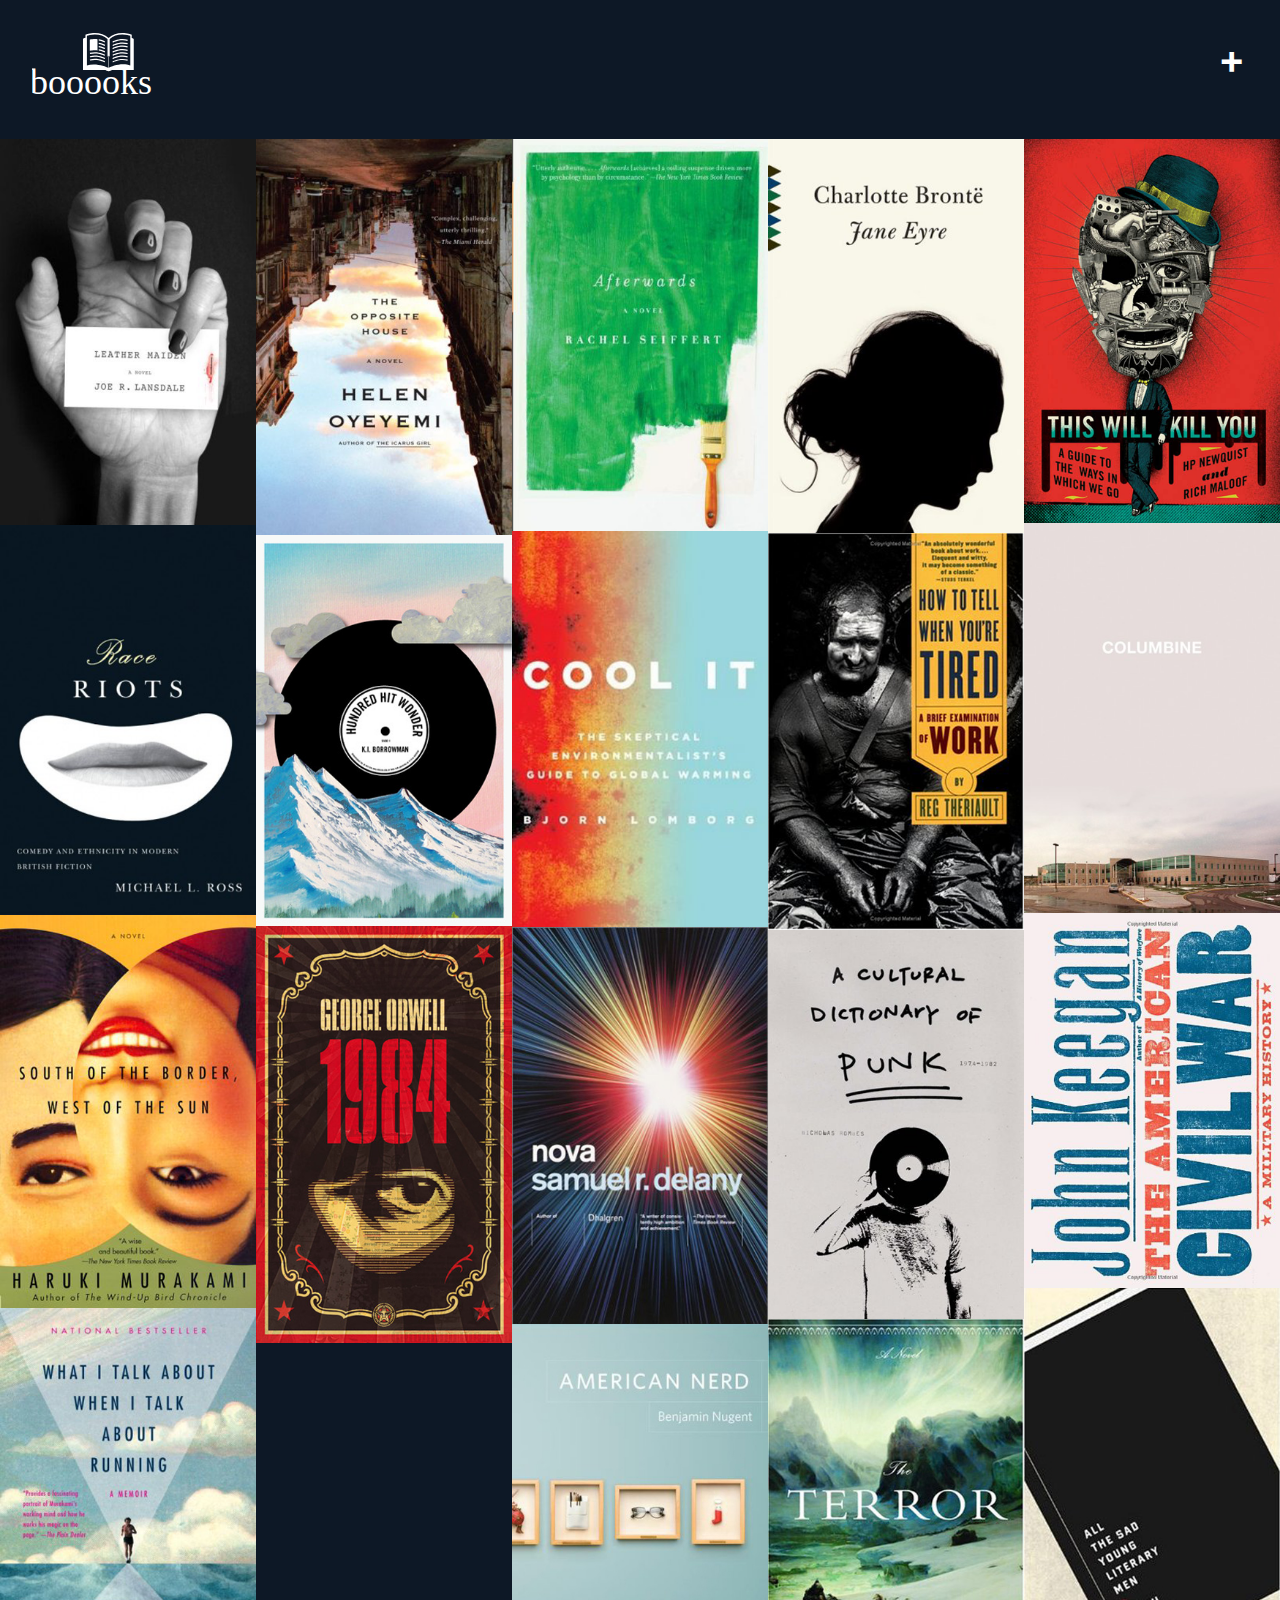
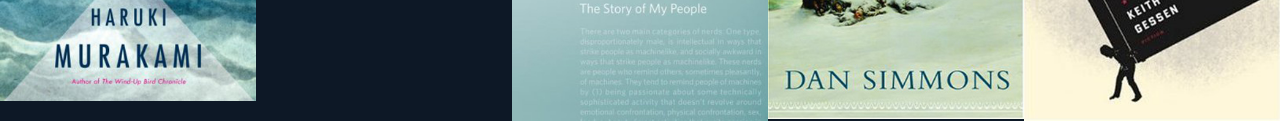
<file: index.html>
<!DOCTYPE HTML>
<html>

<head>
	<meta charset="utf-8">
  <meta name="viewport" content="width=device-width, initial-scale=1">

	<title>Booooks.</title>

	<link rel="stylesheet" type="text/css" href="css/normalize.css" />
	<link rel="stylesheet" type="text/css" href="css/style.css" />
</head>

<body>

  <header>
    <a href="../"><img src="images/logo.svg"></a>
  </header>

  <div id="nav">
    <a href="addabook/">+</a>
  </div>
	<div id="container">
		<div class="grid-sizer">
    </div>
    <div class="item">
			<img src="images/cover1.png" class="image">
			<a class="overlay" href="#">
				<h3 class="title">Leather Maiden<p>Joe R. Lansdale</p></h3>
			</a>
		</div>
		<div class="item">
			<img src="images/cover3.png" class="image">
			<a class="overlay" href="#">
				<h3 class="title">The Opposite House<p>Helen Oyeyemi</p></h3>
			</a>
		</div>
		<div class="item">
			<img src="images/cover4.png" class="image">
			<a class="overlay" href="#">
				<h3 class="title">Afterwards<p>Rachel Seiffert</p></h3>
			</a>
		</div>
		<div class="item">
			<img src="images/cover5.png" class="image">
			<a class="overlay" href="#">
				<h3 class="title">Charlotte Bronte<p>Jane Eyre</p></h3>
			</a>
		</div>
		<div class="item">
			<img src="images/cover6.png" class="image">
			<a class="overlay" href="#">
				<h3 class="title">This Will Kill You: A Guide To The Ways In Which We Go<p>Hp Newquist And Rich Maloof</p></h3>
			</a>
		</div>
		<div class="item">
			<img src="images/cover7.png" class="image">
			<a class="overlay" href="#">
				<h3 class="title">Columbine<p>Dave Cullen</p></h3>
			</a>
		</div>
		<div class="item">
			<img src="images/cover8.png" class="image">
			<a class="overlay" href="#">
				<h3 class="title">Race Riots<p>Michael L. Ross</p></h3>
			</a>
		</div>
		<div class="item">
			<img src="images/cover9.png" class="image">
			<a class="overlay" href="#">
				<h3 class="title">Cool It: The Skeptical Environmentalist's Guide To Global Warning<p>Bjorn Lomborg</p></h3>
			</a>
		</div>
		<div class="item">
			<img src="images/cover10.png" class="image">
			<a class="overlay" href="#">
				<h3 class="title">How To Tell When You're Tired: A Brief Examination Of Work<p>Reg Theriault</p></h3>
			</a>
		</div>
		<div class="item">
			<img src="images/cover11.png" class="image">
			<a class="overlay" href="#">
				<h3 class="title">Hundred Hit Wonder<p>K.I. Borrowman</p></h3>
			</a>
		</div>
		<div class="item">
			<img src="images/cover12.png" class="image">
			<a class="overlay" href="#">
				<h3 class="title">The American Civil War<p>John Keegan</p></h3>
			</a>
		</div>
		<div class="item">
			<img src="images/cover13.png" class="image">
			<a class="overlay" href="#">
				<h3 class="title">South Of The Border, West Of The Sun<p>Haruki Murakami</p></h3>
			</a>
		</div>
		<div class="item">
			<img src="images/cover14.png" class="image">
			<a class="overlay" href="#">
				<h3 class="title">1984<p>George Orwell</p></h3>
			</a>
		</div>
		<div class="item">
			<img src="images/cover15.jpg" class="image">
			<a class="overlay" href="#">
				<h3 class="title">Nova<p>Samuel R. Delany</p></h3>
			</a>
		</div>
		<div class="item">
			<img src="images/cover16.png" class="image">
			<a class="overlay" href="#">
				<h3 class="title">A Cultural Dictionary Of Punk<p>Nicholas Homics</p></h3>
			</a>
		</div>
		<div class="item">
			<img src="images/cover17.png" class="image">
			<a class="overlay" href="#">
				<h3 class="title">All The Sad Young Literary Men<p>Keigh Gessen</p></h3>
			</a>
		</div>
		<div class="item">
			<img src="images/cover18.png" class="image">
			<a class="overlay" href="#">
				<h3 class="title">When I Talk About Running<p>Haruki Murakami</p></h3>
			</a>
		</div>
		<div class="item">
			<img src="images/cover19.jpg" class="image">
			<a class="overlay" href="#">
				<h3 class="title">The Terror<p>Dan Simmons</p></h3>
			</a>
		</div>
		<div class="item">
			<img src="images/cover20.jpg" class="image">
			<a class="overlay" href="#">
				<h3 class="title">American Nerd<p>Benjamin Nugent</p></h3>
			</a>
		</div>
	</div>

	<script src="js/jquery.js"></script>
	<script src="js/masonry.js"></script>
	<script src="js/main.js"></script>

</body>

</html>
</file>
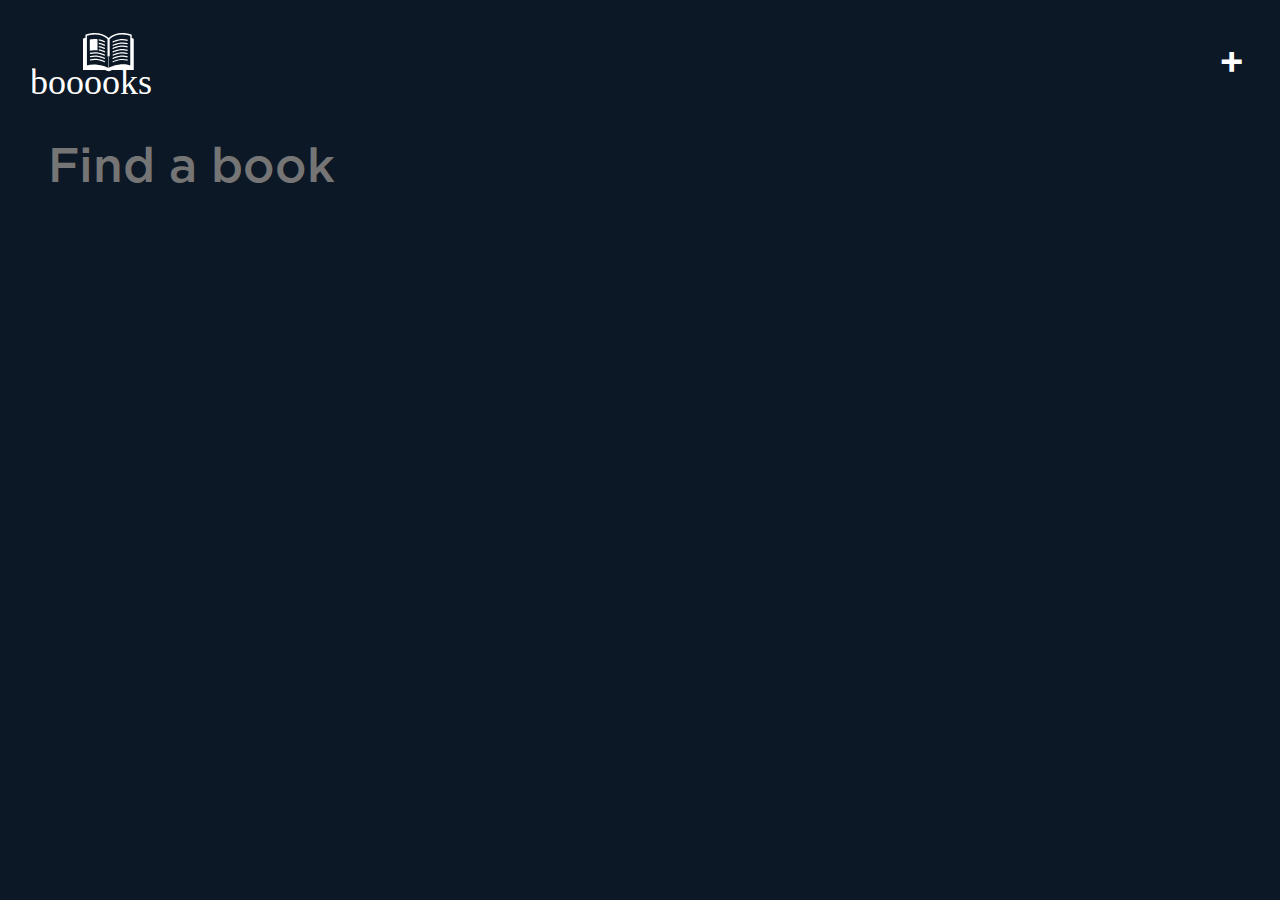
<file: addabook/index.html>
<!DOCTYPE HTML>
<html>
<head>
  <meta charset="utf-8">
  <meta name="viewport" content="width=device-width, initial-scale=1">
  <title>Booooks.</title>

  <link rel="stylesheet" type="text/css" href="../css/normalize.css" />
  <link rel="stylesheet" type="text/css" href="../css/style.css" />
</head>

<body>

  <header>
    <a href="../"><img src="../images/logo.svg"></a>
  </header>

  <div id="nav">
    <a href="../addabook/">+</a>
  </div>

  <form action="../searchresults/">
    <input type="search" placeholder="Find a book" autofocus="autofocus">
  </form>

</body>

</html>
</file>
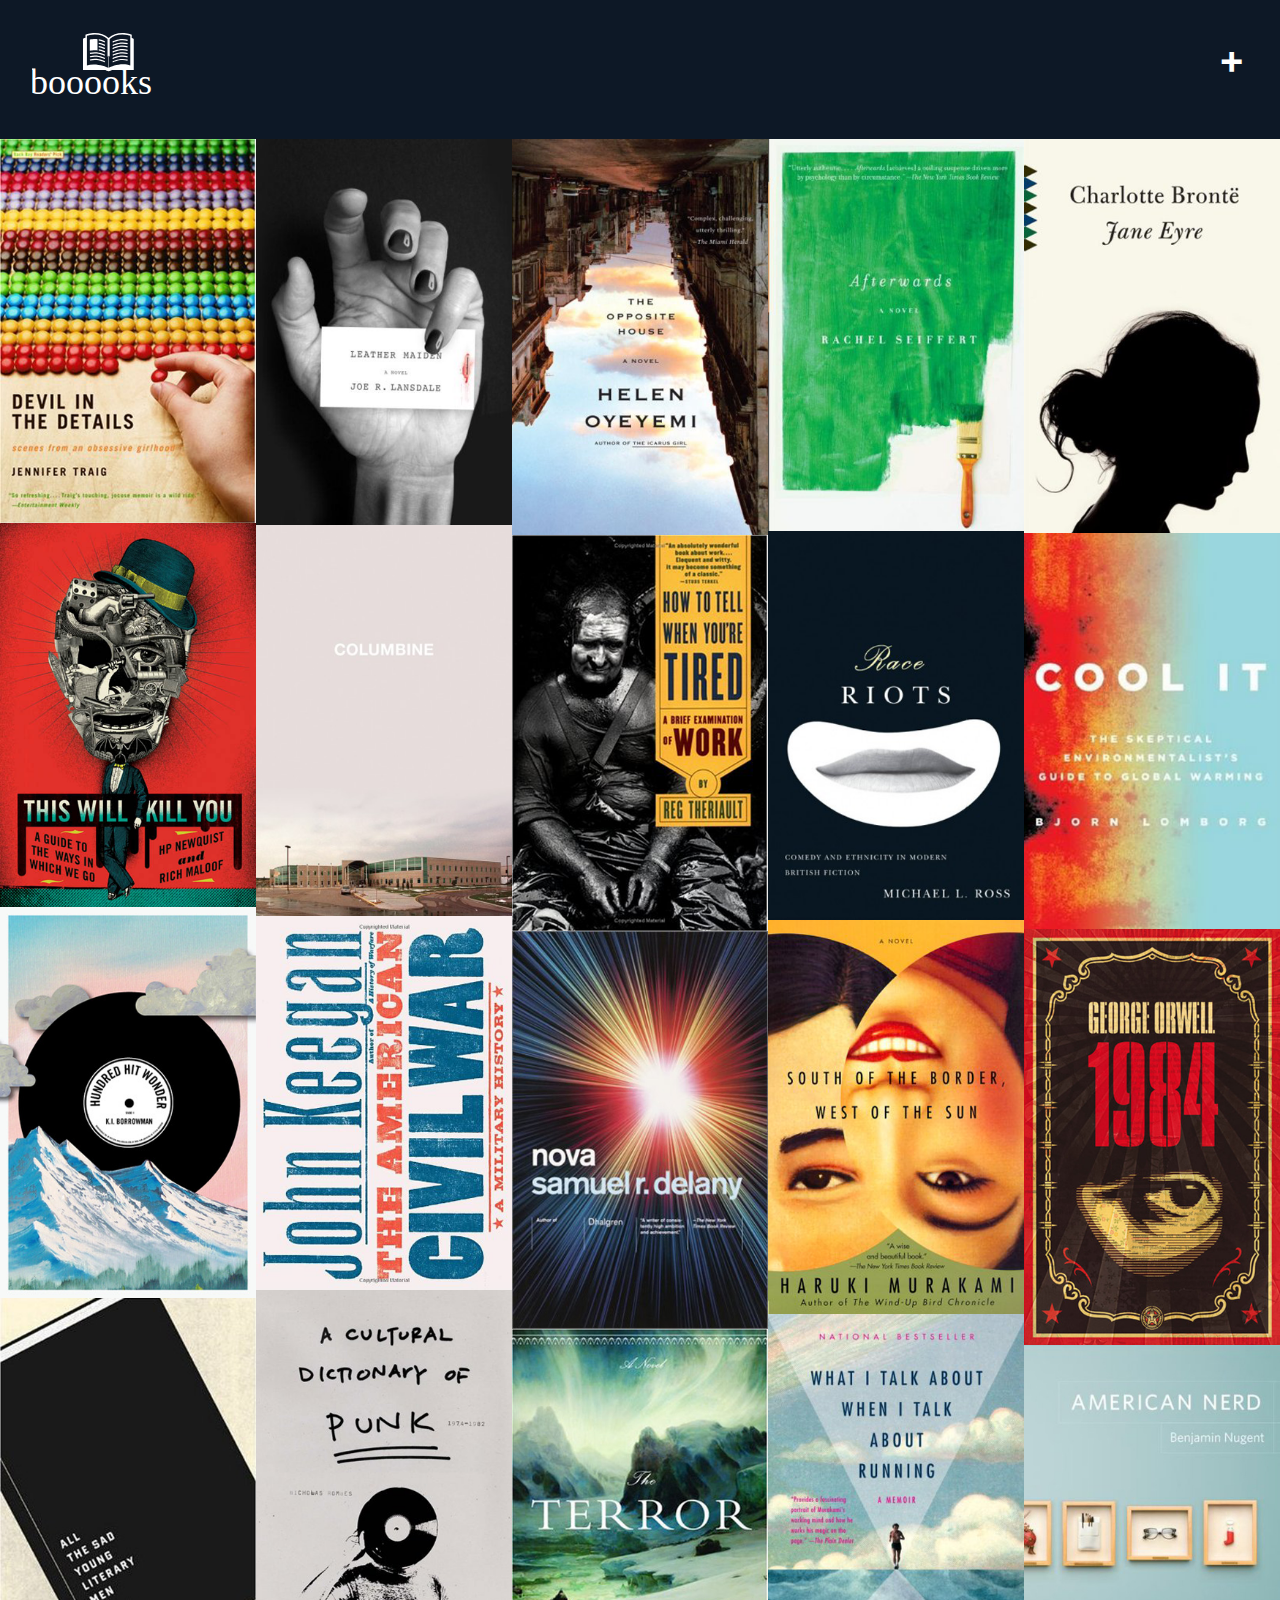
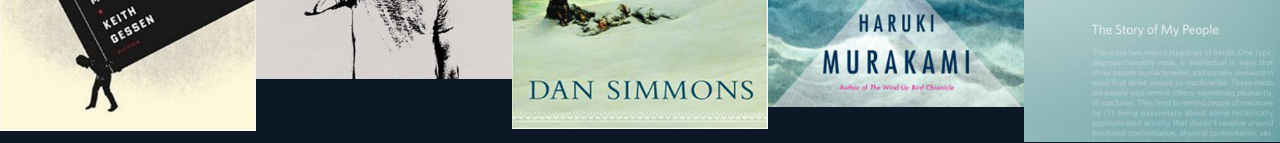
<file: bookadded/index.html>
<!DOCTYPE HTML>
<html>
<head>
	<meta charset="utf-8">

    <meta name="viewport" content="width=device-width, initial-scale=1">
	<title>Booooks.</title>

	<link rel="stylesheet" type="text/css" href="../css/normalize.css" />
	<link rel="stylesheet" type="text/css" href="../css/style.css" />
</head>
<body>

  <header>
    <a href="../"><img src="../images/logo.svg"></a>
  </header>

  <div id="nav">
    <a href="../addabook/">+</a>
  </div>

	<div id="container">

		<div class="grid-sizer">
    </div>

		<div class="item">
      <img src="../images/cover2.png" class="image">
      <a class="overlay" href="../bookdetails/">
        <h3 class="title">Devil In The Details<p>Jennifer Traig</p></h3>
      </a>
    </div>
    <div class="item">
			<img src="../images/cover1.png" class="image">
			<a class="overlay" href="#">
				<h3 class="title">Leather Maiden<p>Joe R. Lansdale</p></h3>
			</a>
		</div>
		<div class="item">
			<img src="../images/cover3.png" class="image">
			<a class="overlay" href="#">
				<h3 class="title">The Opposite House<p>Helen Oyeyemi</p></h3>
			</a>
		</div>
		<div class="item">
			<img src="../images/cover4.png" class="image">
			<a class="overlay" href="#">
				<h3 class="title">Afterwards<p>Rachel Seiffert</p></h3>
			</a>
		</div>
		<div class="item">
			<img src="../images/cover5.png" class="image">
			<a class="overlay" href="#">
				<h3 class="title">Charlotte Bronte<p>Jane Eyre</p></h3>
			</a>
		</div>
		<div class="item">
			<img src="../images/cover6.png" class="image">
			<a class="overlay" href="#">
				<h3 class="title">This Will Kill You: A Guide To The Ways In Which We Go<p>Hp Newquist And Rich Maloof</p></h3>
			</a>
		</div>
		<div class="item">
			<img src="../images/cover7.png" class="image">
			<a class="overlay" href="#">
				<h3 class="title">Columbine<p>Dave Cullen</p></h3>
			</a>
		</div>
		<div class="item">
			<img src="../images/cover8.png" class="image">
			<a class="overlay" href="#">
				<h3 class="title">Race Riots<p>Michael L. Ross</p></h3>
			</a>
		</div>
		<div class="item">
			<img src="../images/cover9.png" class="image">
			<a class="overlay" href="#">
				<h3 class="title">Cool It: The Skeptical Environmentalist's Guide To Global Warning<p>Bjorn Lomborg</p></h3>
			</a>
		</div>
		<div class="item">
			<img src="../images/cover10.png" class="image">
			<a class="overlay" href="#">
				<h3 class="title">How To Tell When You're Tired: A Brief Examination Of Work<p>Reg Theriault</p></h3>
			</a>
		</div>
		<div class="item">
			<img src="../images/cover11.png" class="image">
			<a class="overlay" href="#">
				<h3 class="title">Hundred Hit Wonder<p>K.I. Borrowman</p></h3>
			</a>
		</div>
		<div class="item">
			<img src="../images/cover12.png" class="image">
			<a class="overlay" href="#">
				<h3 class="title">The American Civil War<p>John Keegan</p></h3>
			</a>
		</div>
		<div class="item">
			<img src="../images/cover13.png" class="image">
			<a class="overlay" href="#">
				<h3 class="title">South Of The Border, West Of The Sun<p>Haruki Murakami</p></h3>
			</a>
		</div>
		<div class="item">
			<img src="../images/cover14.png" class="image">
			<a class="overlay" href="#">
				<h3 class="title">1984<p>George Orwell</p></h3>
			</a>
		</div>
		<div class="item">
			<img src="../images/cover15.jpg" class="image">
			<a class="overlay" href="#">
				<h3 class="title">Nova<p>Samuel R. Delany</p></h3>
			</a>
		</div>
		<div class="item">
			<img src="../images/cover16.png" class="image">
			<a class="overlay" href="#">
				<h3 class="title">A Cultural Dictionary Of Punk<p>Nicholas Homics</p></h3>
			</a>
		</div>
		<div class="item">
			<img src="../images/cover17.png" class="image">
			<a class="overlay" href="#">
				<h3 class="title">All The Sad Young Literary Men<p>Keigh Gessen</p></h3>
			</a>
		</div>
		<div class="item">
			<img src="../images/cover18.png" class="image">
			<a class="overlay" href="#">
				<h3 class="title">When I Talk About Running<p>Haruki Murakami</p></h3>
			</a>
		</div>
		<div class="item">
			<img src="../images/cover19.jpg" class="image">
			<a class="overlay" href="#">
				<h3 class="title">The Terror<p>Dan Simmons</p></h3>
			</a>
		</div>
		<div class="item">
			<img src="../images/cover20.jpg" class="image">
			<a class="overlay" href="#">
				<h3 class="title">American Nerd<p>Benjamin Nugent</p></h3>
			</a>
		</div>
	</div>

	<script src="../js/jquery.js"></script>
	<script src="../js/masonry.js"></script>
	<script src="../js/main.js"></script>


</body>
</html>
</file>
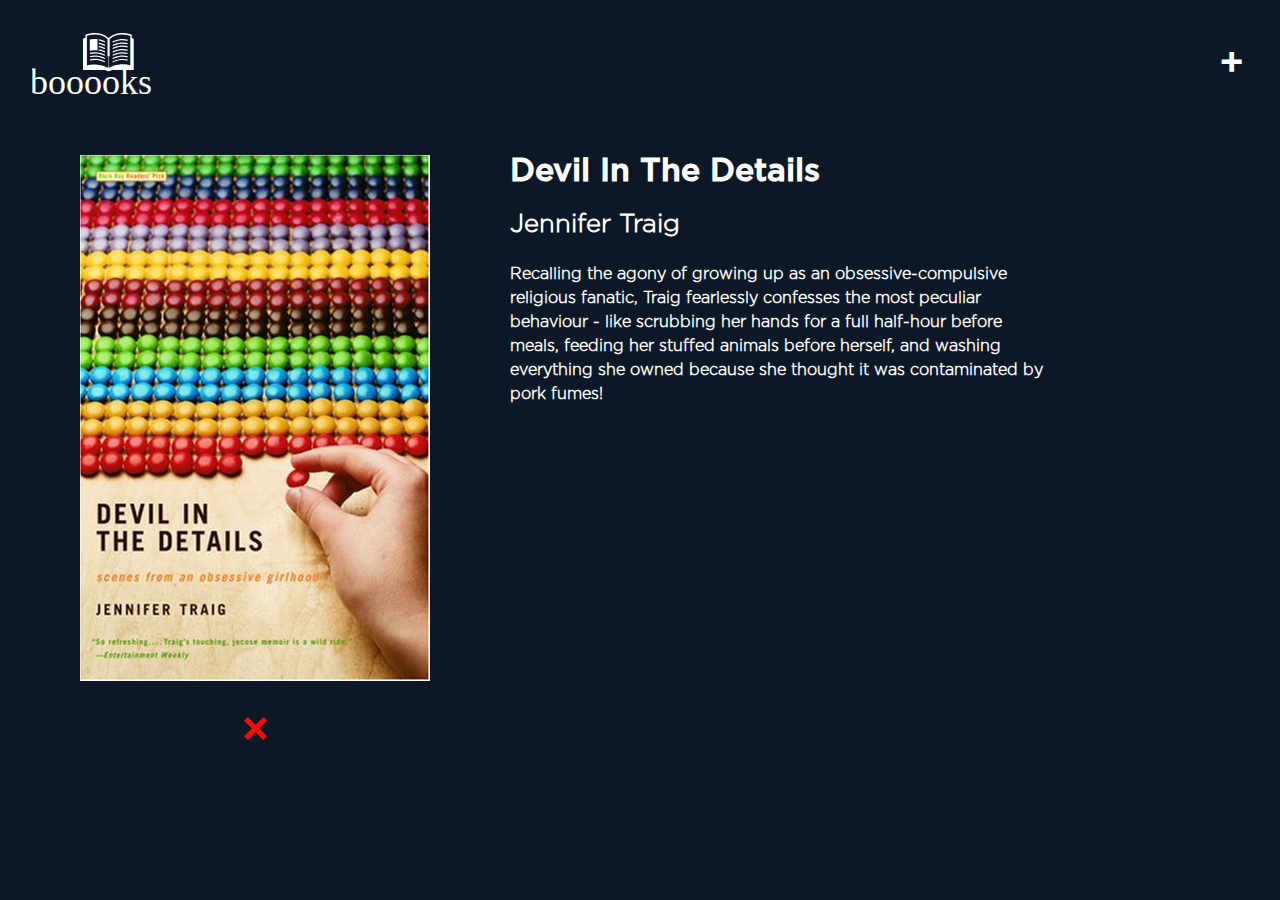
<file: bookdetails/index.html>
<!DOCTYPE HTML>
<html>
<head>
  <meta charset="utf-8">

  <meta name="viewport" content="width=device-width, initial-scale=1">
  <title>Booooks.</title>

  <link rel="stylesheet" type="text/css" href="../css/normalize.css" />
  <link rel="stylesheet" type="text/css" href="../css/style.css" />
</head>

<body>

  <header>
    <a href="../"><img src="../images/logo.svg"></a>
  </header>

  <div id="nav">
    <a href="../addabook">+</a>
  </div>

  <div id="bookdetails">
  <img src="../images/cover2.png"><p>
  <a id="deletebook" href="../">×</a></p>
  </div>

  <div id="textdetails">
  <h1>Devil In The Details</h1>
  <h2>Jennifer Traig</h2>
  <h3>Recalling the agony of growing up as an obsessive-compulsive religious fanatic, Traig fearlessly confesses the most peculiar behaviour - like scrubbing her hands for a full half-hour before meals, feeding her stuffed animals before herself, and washing everything she owned because she thought it was contaminated by pork fumes!</h3>
  </div>

</body>

</html>
</file>
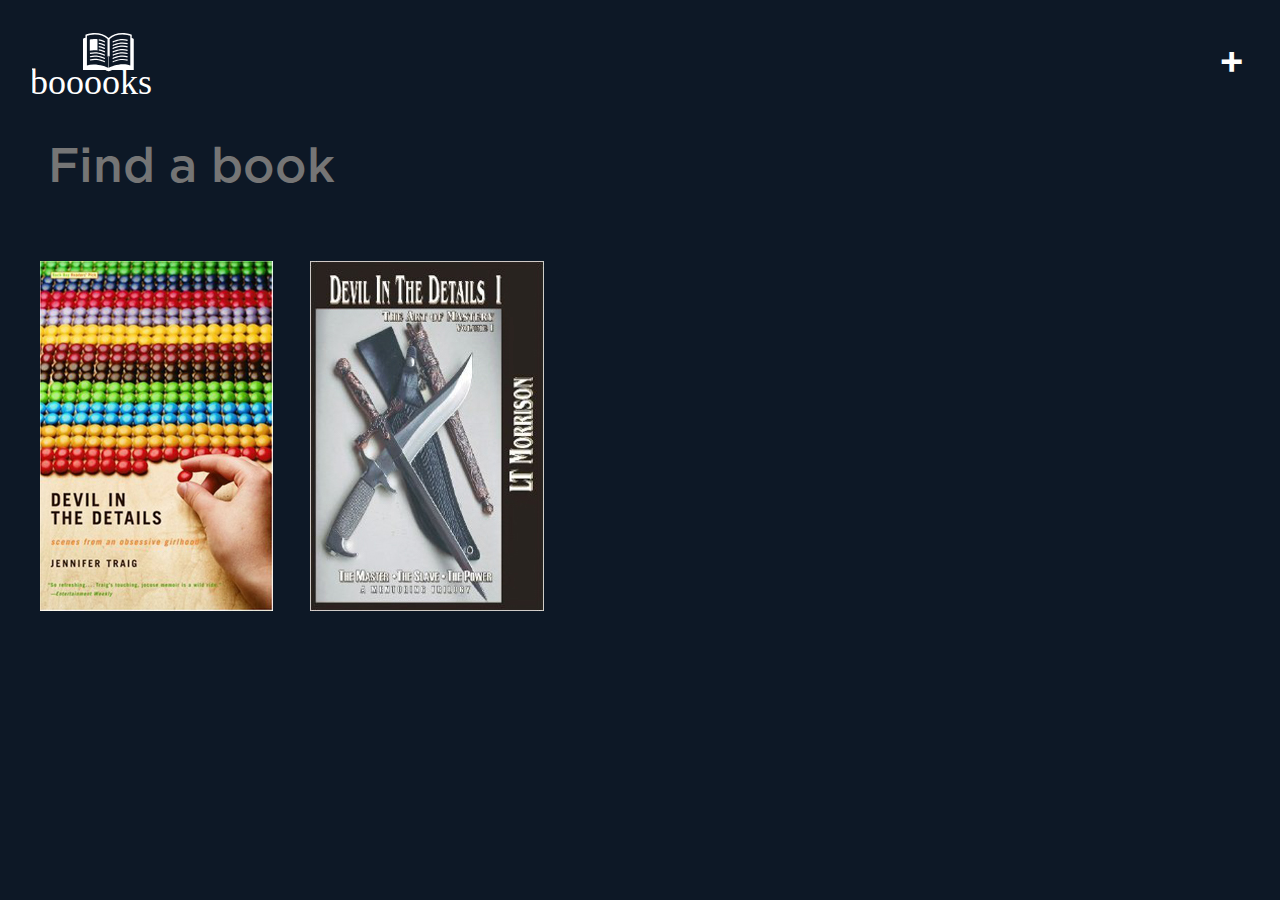
<file: searchresults/index.html>
<!DOCTYPE HTML>
<html>
<head>
  <meta charset="utf-8">

    <meta name="viewport" content="width=device-width, initial-scale=1">
  <title>Booooks.</title>

  <link rel="stylesheet" type="text/css" href="../css/normalize.css" />
  <link rel="stylesheet" type="text/css" href="../css/style.css" />
</head>

<body>

  <header>
    <a href="../"><img src="../images/logo.svg"></a>
  </header>

  <div id="nav">
    <a href="../addabook/">+</a>
  </div>

  <form action="../searchresults/">
    <input type="search" placeholder="Find a book" autofocus="autofocus">
  </form>

  <div id="bookresult">
    <p>
      <ul>
        <li><a href="../viewdetails/"><img src="../images/searchresult.jpg"></a>
        </li>
        <li><a href="#"><img src="../images/searchresult2.jpg"></a>
        </li>
      <ul>
    </p>
  </div>

</body>

</html>
</file>
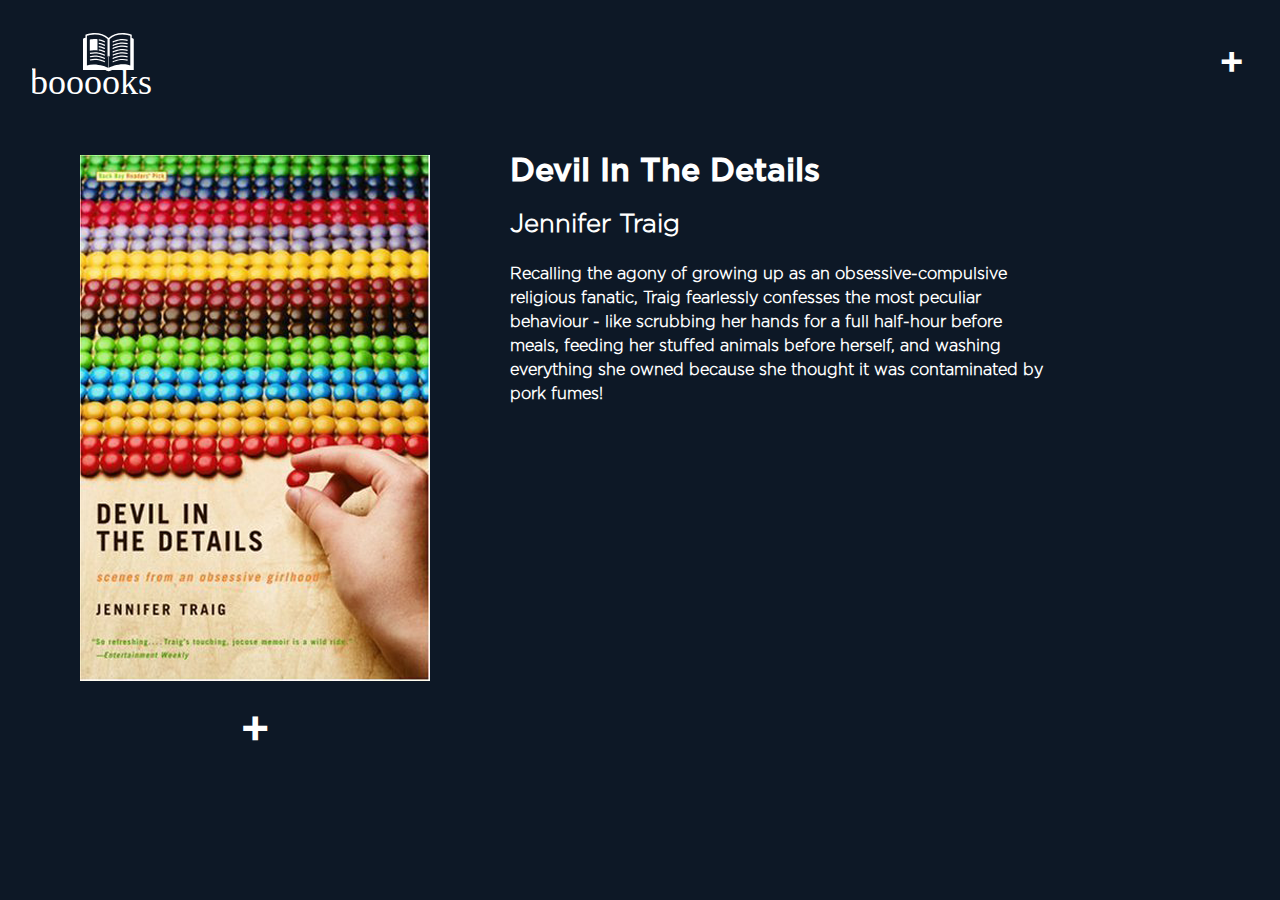
<file: viewdetails/index.html>
<!DOCTYPE HTML>
<html>
<head>
  <meta charset="utf-8">
  <meta name="viewport" content="width=device-width, initial-scale=1">
  <title>Booooks.</title>

  <link rel="stylesheet" type="text/css" href="../css/normalize.css" />
  <link rel="stylesheet" type="text/css" href="../css/style.css" />
</head>

<body>

  <header>
    <a href="../"><img src="../images/logo.svg"></a>
  </header>

  <div id="nav">
    <a href="../addabook/">+</a>
  </div>
  <div id="bookdetails">
    <img src="../images/cover2.png"><p>
    <a id="addbook" href="../bookadded/">+</a></p>
  </div>
  <div id="textdetails">
    <h1>Devil In The Details</h1>
    <h2>Jennifer Traig</h2>
    <h3>Recalling the agony of growing up as an obsessive-compulsive religious fanatic, Traig fearlessly confesses the most peculiar behaviour - like scrubbing her hands for a full half-hour before meals, feeding her stuffed animals before herself, and washing everything she owned because she thought it was contaminated by pork fumes!</h3>
  </div>
</body>

</html>
</file>
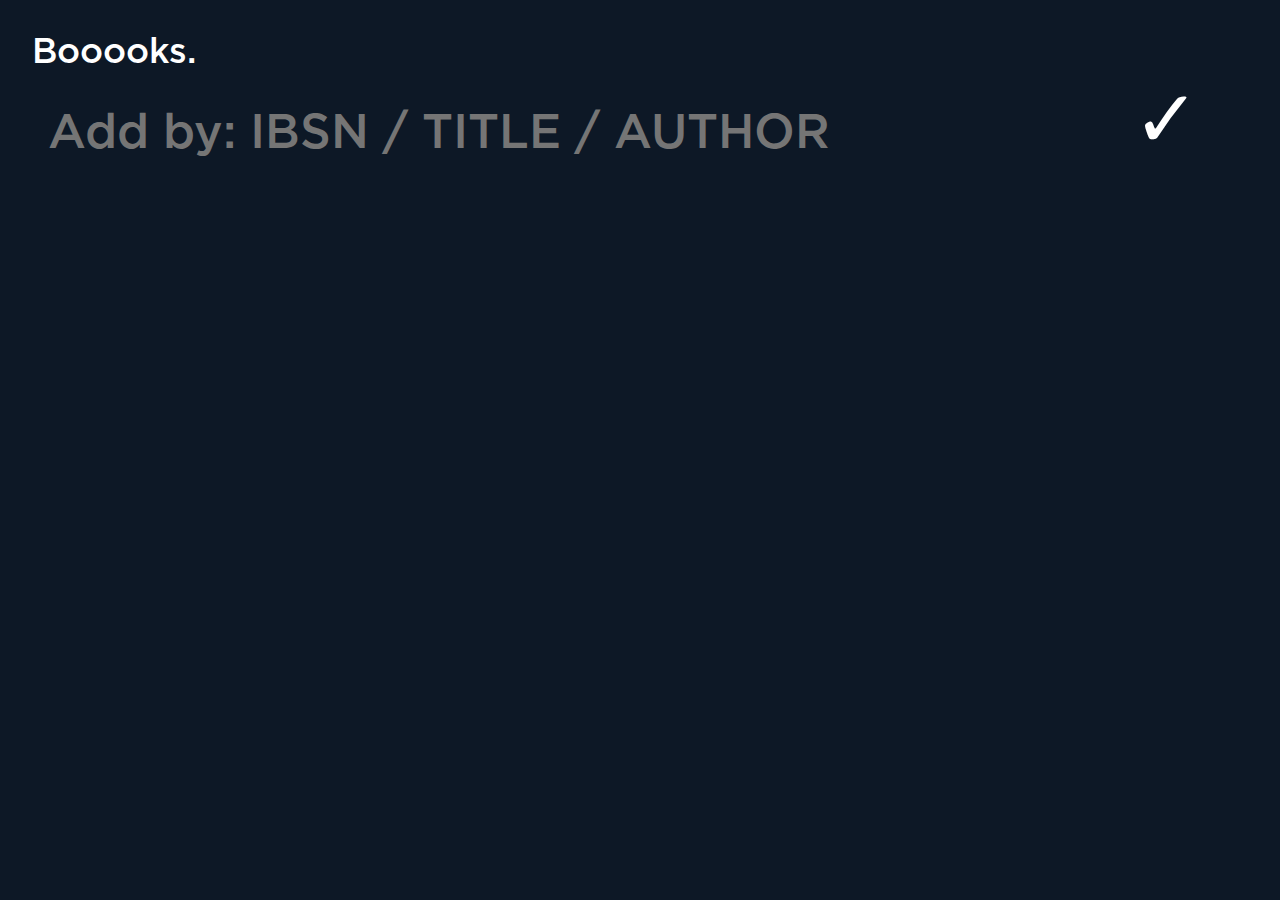
<file: addabook.html>
<!DOCTYPE HTML>
<html>
<head>
  <meta charset="utf-8">

    <meta name="viewport" content="width=device-width, initial-scale=1">
  <title>Booooks.</title>

  <link rel="stylesheet" type="text/css" href="css/normalize.css" />
  <link rel="stylesheet" type="text/css" href="css/style.css" />
</head>

<body>
<HEADER><a href="index.html">Booooks.</a></HEADER>
<input type=search placeholder="Add by: IBSN / TITLE / AUTHOR">
  <div id="search">
    <a href="searchresults.html">✓</a>
  </div>

</body>

</html>
</file>
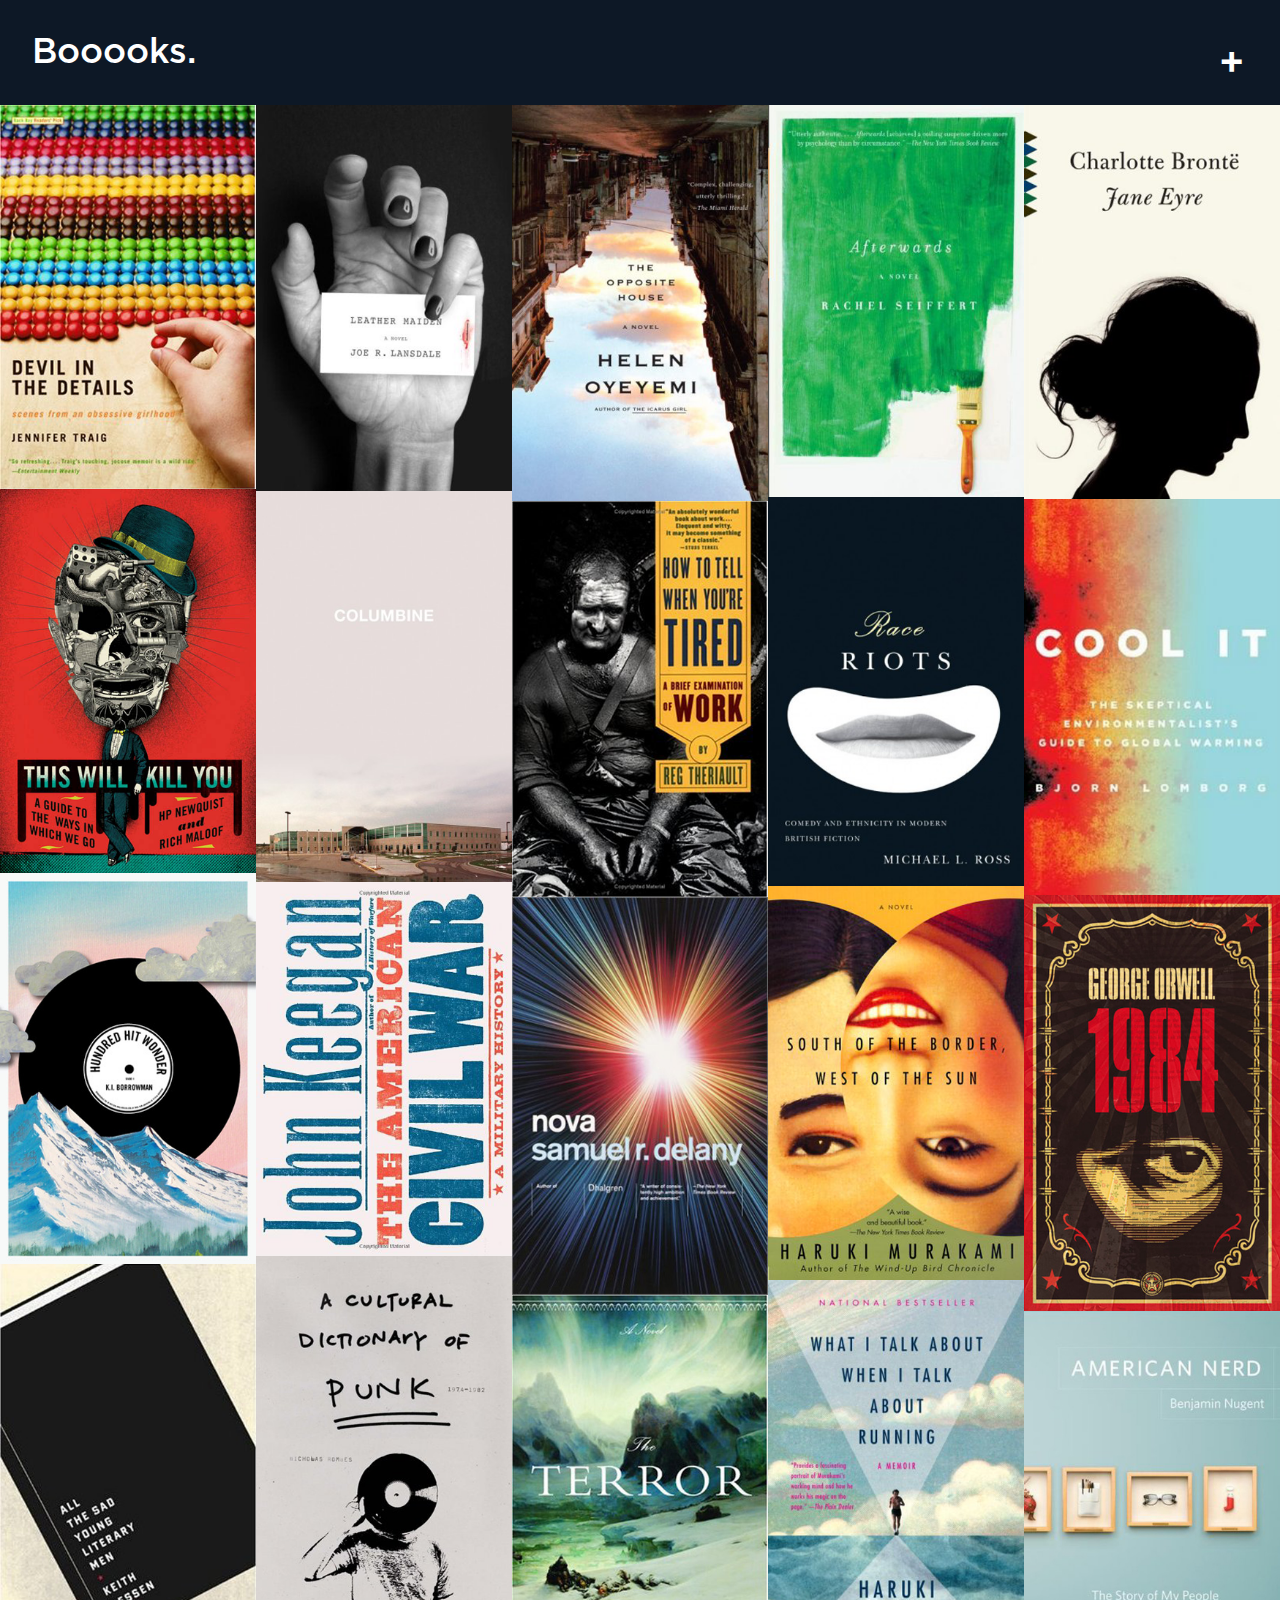
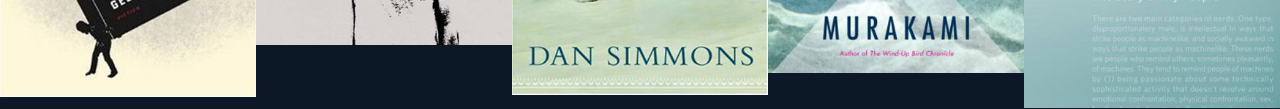
<file: bookadded.html>
<!DOCTYPE HTML>
<html>
<head>
	<meta charset="utf-8">

    <meta name="viewport" content="width=device-width, initial-scale=1">
	<title>Booooks.</title>

	<link rel="stylesheet" type="text/css" href="css/normalize.css" />
	<link rel="stylesheet" type="text/css" href="css/style.css" />
</head>
<body>
<HEADER><a href="index.html">Booooks.</a></HEADER>

  <div id="nav">
    <a href="addabook.html">+</a>
  </div>

	<div id="container">

		<div class="grid-sizer">
    </div>

		<div class="item">
      <img src="images/cover2.png" class="image">
      <a class="overlay" href="bookdetails.html">
        <h3 class="title">Devil In The Details<p>Jennifer Traig</p></h3>
      </a>
    </div>
    <div class="item">
			<img src="images/cover1.png" class="image">
			<a class="overlay" href="#">
				<h3 class="title">Leather Maiden<p>Joe R. Lansdale</p></h3>
			</a>
		</div>
		<div class="item">
			<img src="images/cover3.png" class="image">
			<a class="overlay" href="#">
				<h3 class="title">The Opposite House<p>Helen Oyeyemi</p></h3>
			</a>
		</div>
		<div class="item">
			<img src="images/cover4.png" class="image">
			<a class="overlay" href="#">
				<h3 class="title">Afterwards<p>Rachel Seiffert</p></h3>
			</a>
		</div>
		<div class="item">
			<img src="images/cover5.png" class="image">
			<a class="overlay" href="#">
				<h3 class="title">Charlotte Bronte<p>Jane Eyre</p></h3>
			</a>
		</div>
		<div class="item">
			<img src="images/cover6.png" class="image">
			<a class="overlay" href="#">
				<h3 class="title">This Will Kill You: A Guide To The Ways In Which We Go<p>Hp Newquist And Rich Maloof</p></h3>
			</a>
		</div>
		<div class="item">
			<img src="images/cover7.png" class="image">
			<a class="overlay" href="#">
				<h3 class="title">Columbine<p>Dave Cullen</p></h3>
			</a>
		</div>
		<div class="item">
			<img src="images/cover8.png" class="image">
			<a class="overlay" href="#">
				<h3 class="title">Race Riots<p>Michael L. Ross</p></h3>
			</a>
		</div>
		<div class="item">
			<img src="images/cover9.png" class="image">
			<a class="overlay" href="#">
				<h3 class="title">Cool It: The Skeptical Environmentalist's Guide To Global Warning<p>Bjorn Lomborg</p></h3>
			</a>
		</div>
		<div class="item">
			<img src="images/cover10.png" class="image">
			<a class="overlay" href="#">
				<h3 class="title">How To Tell When You're Tired: A Brief Examination Of Work<p>Reg Theriault</p></h3>
			</a>
		</div>
		<div class="item">
			<img src="images/cover11.png" class="image">
			<a class="overlay" href="#">
				<h3 class="title">Hundred Hit Wonder<p>K.I. Borrowman</p></h3>
			</a>
		</div>
		<div class="item">
			<img src="images/cover12.png" class="image">
			<a class="overlay" href="#">
				<h3 class="title">The American Civil War<p>John Keegan</p></h3>
			</a>
		</div>
		<div class="item">
			<img src="images/cover13.png" class="image">
			<a class="overlay" href="#">
				<h3 class="title">South Of The Border, West Of The Sun<p>Haruki Murakami</p></h3>
			</a>
		</div>
		<div class="item">
			<img src="images/cover14.png" class="image">
			<a class="overlay" href="#">
				<h3 class="title">1984<p>George Orwell</p></h3>
			</a>
		</div>
		<div class="item">
			<img src="images/cover15.jpg" class="image">
			<a class="overlay" href="#">
				<h3 class="title">Nova<p>Samuel R. Delany</p></h3>
			</a>
		</div>
		<div class="item">
			<img src="images/cover16.png" class="image">
			<a class="overlay" href="#">
				<h3 class="title">A Cultural Dictionary Of Punk<p>Nicholas Homics</p></h3>
			</a>
		</div>
		<div class="item">
			<img src="images/cover17.png" class="image">
			<a class="overlay" href="#">
				<h3 class="title">All The Sad Young Literary Men<p>Keigh Gessen</p></h3>
			</a>
		</div>
		<div class="item">
			<img src="images/cover18.png" class="image">
			<a class="overlay" href="#">
				<h3 class="title">When I Talk About Running<p>Haruki Murakami</p></h3>
			</a>
		</div>
		<div class="item">
			<img src="images/cover19.jpg" class="image">
			<a class="overlay" href="#">
				<h3 class="title">The Terror<p>Dan Simmons</p></h3>
			</a>
		</div>
		<div class="item">
			<img src="images/cover20.jpg" class="image">
			<a class="overlay" href="#">
				<h3 class="title">American Nerd<p>Benjamin Nugent</p></h3>
			</a>
		</div>
	</div>

	<script src="js/jquery.js"></script>
	<script src="js/masonry.js"></script>
	<script src="js/main.js"></script>


</body>
</html>
</file>
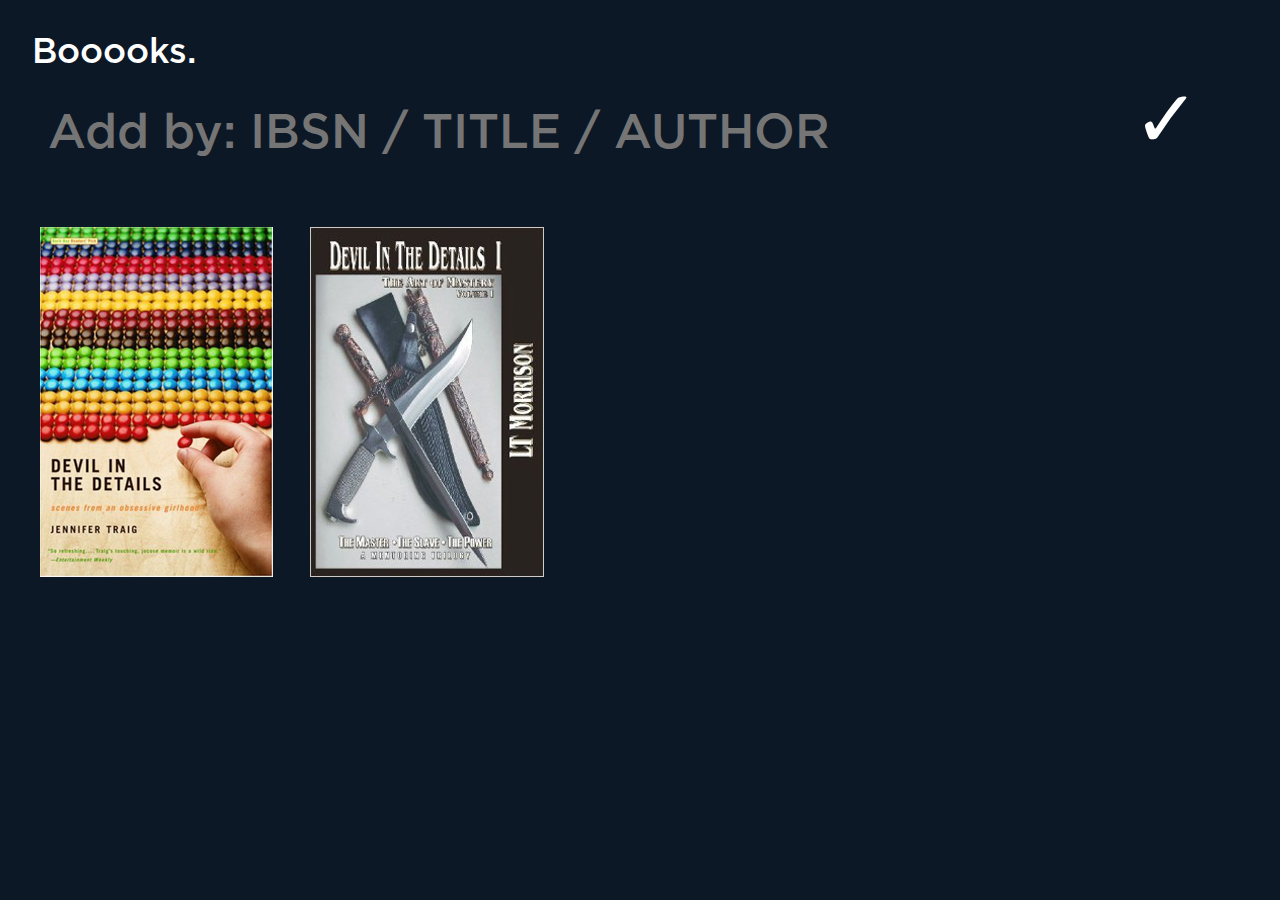
<file: searchresults.html>
<!DOCTYPE HTML>
<html>
<head>
  <meta charset="utf-8">

    <meta name="viewport" content="width=device-width, initial-scale=1">
  <title>Booooks.</title>

  <link rel="stylesheet" type="text/css" href="css/normalize.css" />
  <link rel="stylesheet" type="text/css" href="css/style.css" />
</head>

<body>

  <HEADER>
  <a href="index.html">Booooks.</a>
  </HEADER>

  <input type=search placeholder="Add by: IBSN / TITLE / AUTHOR">

  <div id="search">
    <a href="searchresults.html">✓</a>
  </div>

  <div id="bookresult">
    <p>
      <ul>
        <li><a href="viewdetails.html"><img src="images/searchresult.jpg"></a>
        </li>
        <li><a href="#"><img src="images/searchresult2.jpg"></a>
        </li>
      <ul>
    </p>
  </div>

</body>

</html>
</file>
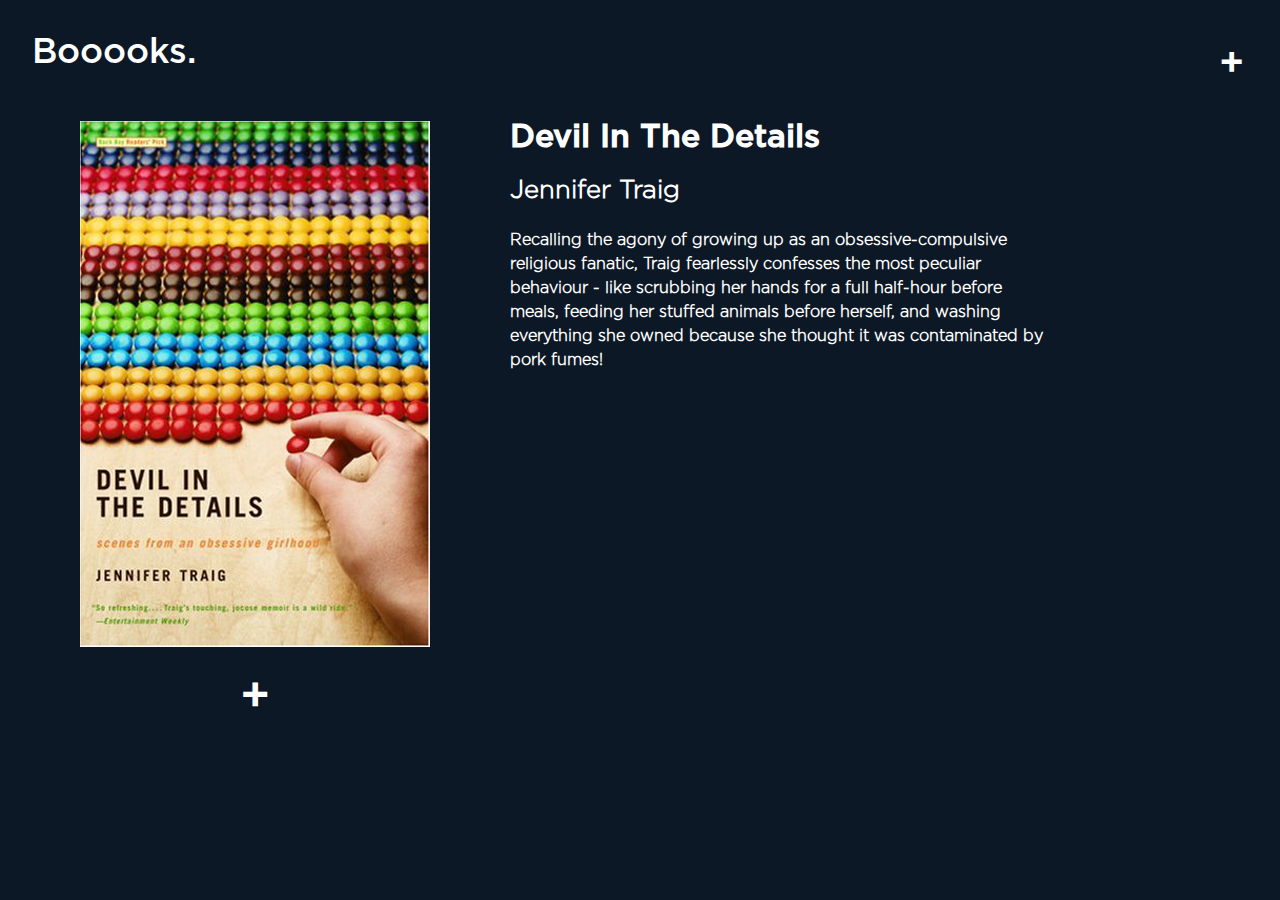
<file: viewdetails.html>
<!DOCTYPE HTML>
<html>
<head>
  <meta charset="utf-8">

  <meta name="viewport" content="width=device-width, initial-scale=1">
  <title>Booooks.</title>

  <link rel="stylesheet" type="text/css" href="css/normalize.css" />
  <link rel="stylesheet" type="text/css" href="css/style.css" />
</head>

<body>

  <HEADER><a href="index.html">Booooks.</a></HEADER>

  <div id="nav">
    <a href="addabook.html">+</a>
  </div>

  <div id="bookdetails">
  <img src="images/cover2.png"><p>
  <a id="addbook" href="bookadded.html">+</a></p>
  </div>

  <div id="textdetails">
  <h1>Devil In The Details</h1>
  <h2>Jennifer Traig</h2>
  <h3>Recalling the agony of growing up as an obsessive-compulsive religious fanatic, Traig fearlessly confesses the most peculiar behaviour - like scrubbing her hands for a full half-hour before meals, feeding her stuffed animals before herself, and washing everything she owned because she thought it was contaminated by pork fumes!</h3>
  </div>

</body>

</html>
</file>
<file: css/style.css>
body {
  background-color: #0D1826;
  font-family: gothamM;
  margin: 0; padding: 0;
}

header {
  color: #Fff;
  font-family: gothamM;
  font-size: 2.2em;
  padding: .9em;
}

h1, h2, h3 {
  width: 80%;
}

input[type=search] {
  background-color: transparent;
  border: none;
  color: #fff;
  font-family: gothamM;
  font-size: 3em;
  outline: none;
  padding: 0 1em 0 1em;
  width: 80%;
}

li {
  display: inline;
  padding: 0;
  padding-right: 2em;
}

ul {
  list-style-type: none;
  padding-top: 3em;
}

.grid-sizer {
  width: 20%;
}

.image{
  display: block;
  margin: 0;
  width: 100%;
}

.image:after {
  clear:both;
}

.item {
  float: left;
  position: relative;
  width: 20%;
}

.item:hover .overlay {
  display: block;
}

.overlay {
  background-color: rgba(0,0,0,0.8);
  color: #fff;
  display: none;
  height: 100%;
  left: 0;
  position: absolute;
  text-decoration: none;
  top: 0;
  width: 100%;
}

.overlay .title {
  font-size: 1em;
  line-height: 1.3em;
  margin: 0 auto;
  position: relative;
  text-align: center;
  top: 30%;
}

#addbook {
  color: #fff;
  font-size: 3em;
  text-decoration: none;
}

#bookdetails {
  float: left;
  padding: 1em 5em 1em 5em;
  text-align: center;
}

#bookdetails a:hover {
  color: #4A90e2;
}

#bookresult p {
  clear: both;
  margin-left: 2em;
}

#bookresult .overlay .title {
  font-size: 1em;
  line-height: 1.3em;
  margin-left: -4em;
  position: relative;
  text-align: center;
  top: 20%;
}

#container {
  background-color: #0D1826;
}

#deletebook {
  color: #FF0808;
  font-size: 3em;
  text-decoration: none;
}

#deletebook a {
  color: #FF0808;
}

#nav {
  color: #fff;
  font-size: 2.5em;
  margin-right: .9em;
  margin-top: 1em;
  position: absolute;
  top: 0;
  right: 0;
}

#nav a:hover, #search a:hover, header a:hover {
  color: #4A90E2;
}

#search {
  color: #fff;
  float: right;
  font-family: gothamM;
  font-size: 5em;
  margin-right: 1em;
  margin-top: -0.4em;
  padding: 0em;
  position: relative;
}

#search a, #nav a, header a {
  color: #fff;
  text-decoration: none;
}

#textdetails {
  color: #fff;
  font-size: 2em;
  line-height: 1em;
  margin-left: 3em;
  margin-top: -.5em;
}

#textdetails h1 {
  font-size: 1em;
  line-height: 1em;
  margin-top: 1em;
  padding-right: 1em;
}

#textdetails h2 {
  font-family: gothamL;
  font-size: .8em;
}

#textdetails h3 {
  font-family: gothamL;
  font-size: .5em;
  line-height: 1.5em;
}


/*       Responsive Design      */

@media screen and (max-width: 1224px) {
  h1, h2, h3 { width: 90%;}
  input[type=search] { font-size: 2em; width: 80%;}
  .grid-sizer { width: 25%; }
  .item { width: 25%; }
  #bookdetails { padding: 1em;}
  #bookdetails img { width: 75%;}
  #search { font-size: 3.5em; margin-right: 0.5em;}
}

@media screen and (max-width: 720px) {
  .grid-sizer { width: 33.3%; }
  .item { width: 33.3%; }
  input[type=search] { font-size: 1.5em;}
  #bookdetails { padding: .2em;}
  #bookresult img { width: 30%;}
  #search { font-size: 3em;}
  #textdetails { font-size: 1.8em;}

}

@media screen and (max-width: 600px)  {
  h1,h2,h3 { width: 100%;}
  input[type=search] { font-size: 1em;}
  #bookdetails { padding: .5em;}
  #bookresult img { width: 40%;}
  #bookresult li { padding: .3em;}
  #bookresult ul { padding-top: 2em; margin: 0 auto;}
  #search { font-size: 2em;}
  #textdetails { padding: 0.2em; margin: 0.2em; margin-top: -.8em;}
  #textdetails h3 { line-height: 1.3em;}
}

@media screen and (max-width: 480px) {
  .grid-sizer { width: 50%; }
  .item { width: 50%; }
  input[type=search] { font-size: 1em;}
  ul { padding-top: 5em;}
  #textdetails { padding: 0.2em; margin: 0.2em;}
}

/*      Responsive Design     */



/*      Fonts     */

@font-face {
  font-family: gothamM;
  src: url(../fonts/Gotham-Medium.otf);
}

@font-face {
  font-family: gothamL;
  src: url(../fonts/Gotham-Light.otf);
}

/*     Fonts    */
</file>
